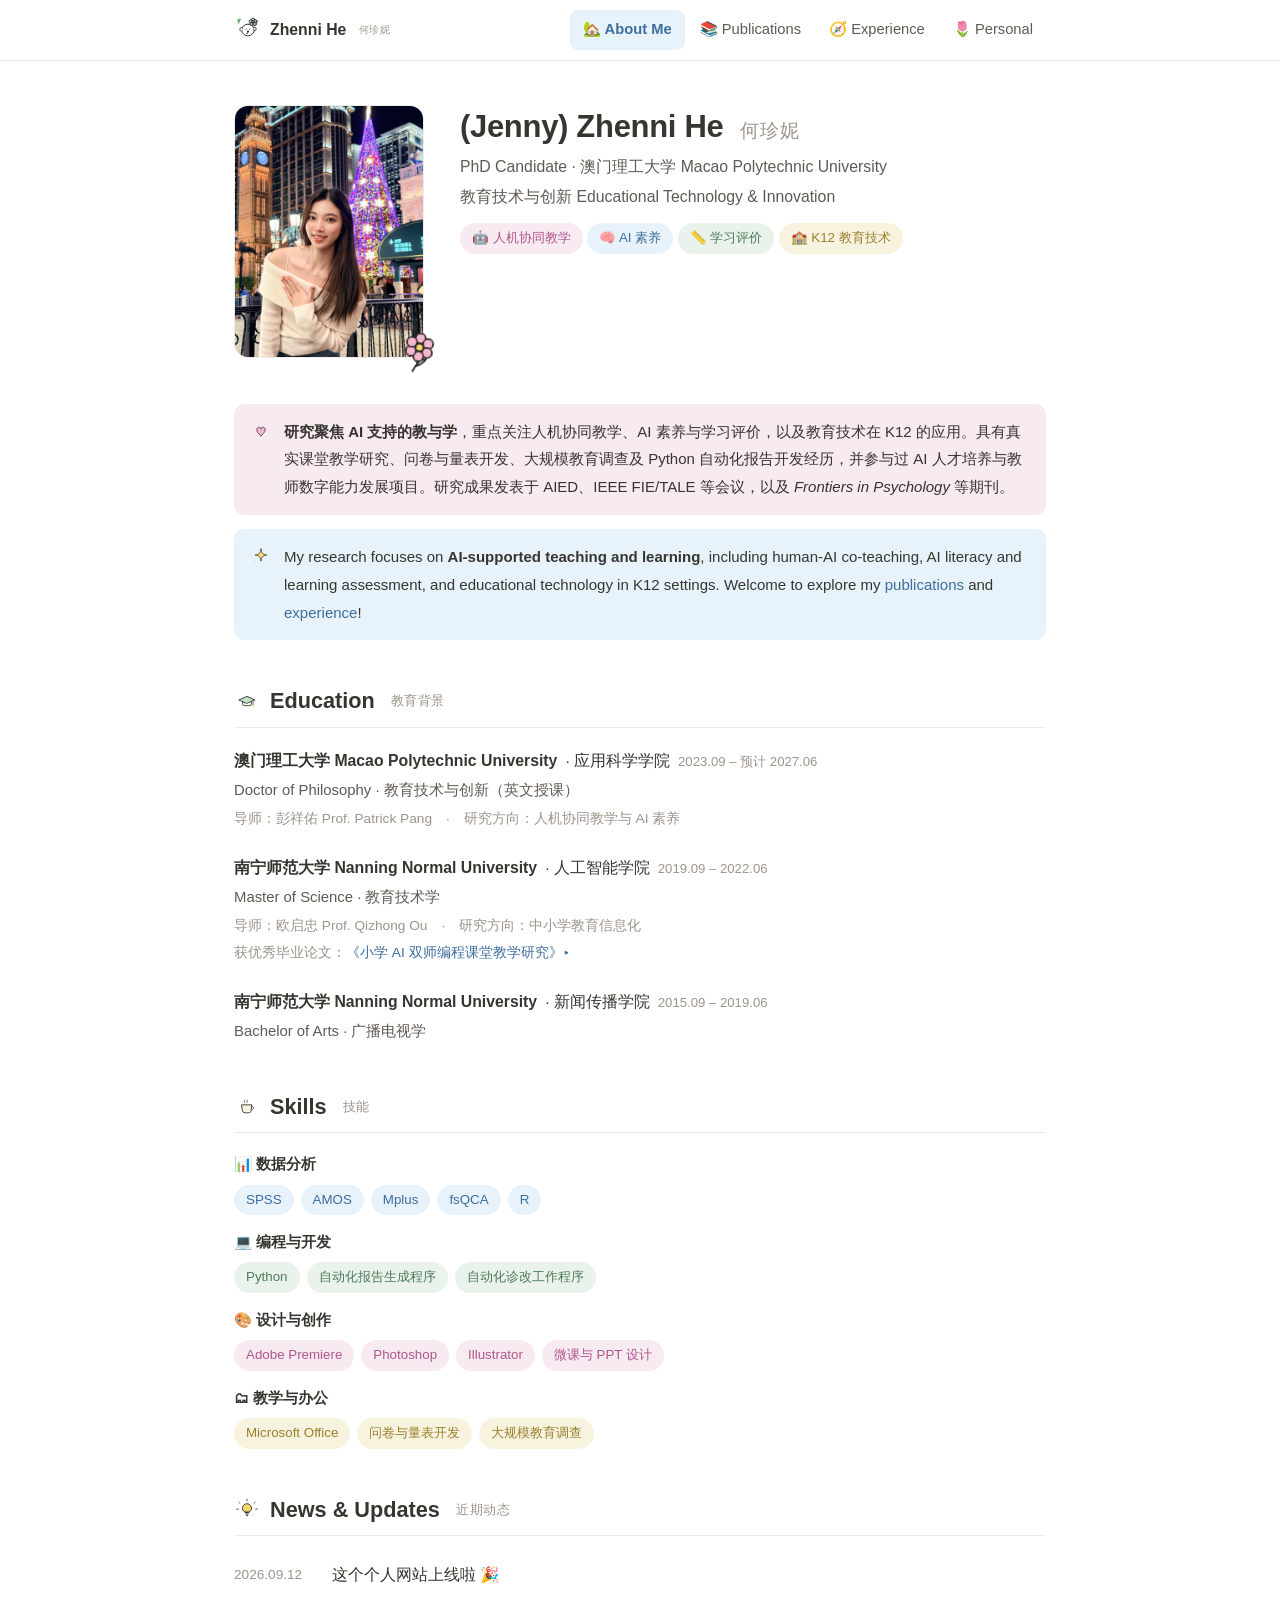
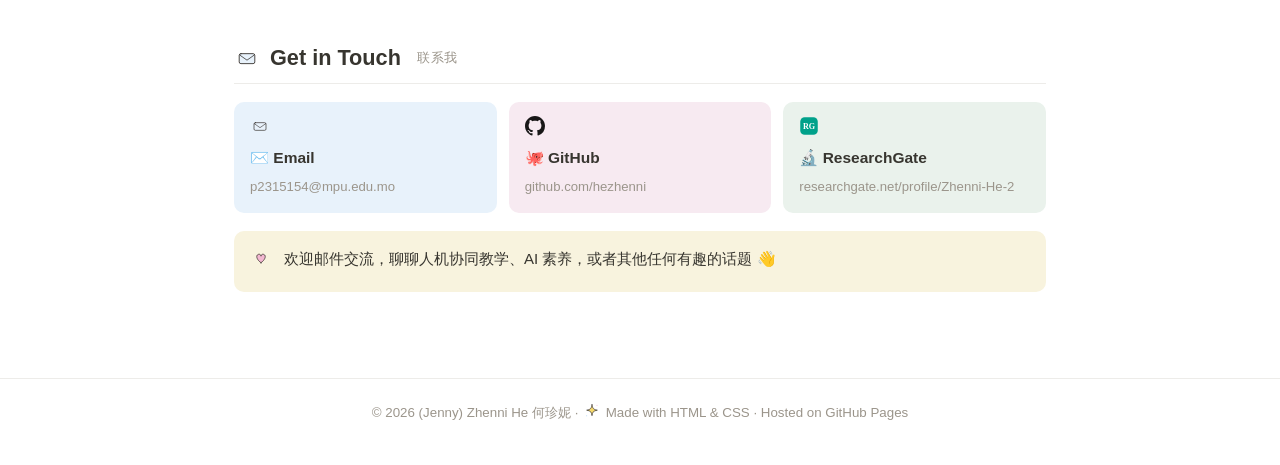
<file: index.html>
<!DOCTYPE html>
<html lang="zh-CN">
<head>
<meta charset="UTF-8">
<meta name="viewport" content="width=device-width, initial-scale=1.0">
<title>(Jenny) Zhenni He 何珍妮 | About Me</title>
<meta name="description" content="个人主页 · (Jenny) Zhenni He — AI支持的教与学 / 人机协同教学 / AI素养">
<link rel="icon" href="images/doodles/sparkle.svg">
<link rel="stylesheet" href="style.css">
<script data-goatcounter="https://jennyoom.goatcounter.com/count"
        async src="//gc.zgo.at/count.js"></script>
</head>
<body>

<nav class="nav">
  <div class="nav-inner">
    <a class="nav-brand" href="index.html">
      <img src="images/doodles/dog-flower.svg" alt="">Zhenni&nbsp;He<span class="cn">何珍妮</span>
    </a>
    <button class="nav-toggle" id="navToggle" aria-label="菜单">☰</button>
    <ul class="nav-menu" id="navMenu">
      <li><a class="active" href="index.html">🏡 About Me</a></li>
      <li><a href="publications.html">📚 Publications</a></li>
      <li><a href="experience.html">🧭 Experience</a></li>
      <li><a href="personal.html">🌷 Personal</a></li>
    </ul>
  </div>
</nav>

<main class="page">

  <!-- ===== HERO ===== -->
  <header class="hero">
    <div class="hero-photo">
      <img class="photo" src="images/profile.jpg" alt="Zhenni He 的照片">
      <img class="doodle-badge" src="images/doodles/flower.svg" alt="">
    </div>

    <div class="hero-info">
      <h1>(Jenny) Zhenni He <span class="cn">何珍妮</span></h1>
      <p class="hero-title">
        PhD Candidate · 澳门理工大学 Macao Polytechnic University<br>
        教育技术与创新 Educational Technology &amp; Innovation
      </p>

      <p class="hero-tags" style="margin-bottom:0">
        <span class="chip pink">🤖 人机协同教学</span>
        <span class="chip blue">🧠 AI 素养</span>
        <span class="chip green">📏 学习评价</span>
        <span class="chip yellow">🏫 K12 教育技术</span>
      </p>
    </div>
  </header>

  <!-- ===== 自我介绍 ===== -->
  <section class="section">
    <div class="callout c-pink">
      <span class="co-icon"><img src="images/doodles/heart.svg" alt=""></span>
      <p><strong>研究聚焦 AI 支持的教与学</strong>，重点关注人机协同教学、AI 素养与学习评价，以及教育技术在 K12 的应用。具有真实课堂教学研究、问卷与量表开发、大规模教育调查及 Python 自动化报告开发经历，并参与过 AI 人才培养与教师数字能力发展项目。研究成果发表于 AIED、IEEE FIE/TALE 等会议，以及 <em>Frontiers in Psychology</em> 等期刊。</p>
    </div>
    <div class="callout c-blue">
      <span class="co-icon"><img src="images/doodles/sparkle.svg" alt=""></span>
      <p>My research focuses on <strong>AI-supported teaching and learning</strong>, including human-AI co-teaching, AI literacy and learning assessment, and educational technology in K12 settings. Welcome to explore my <a href="publications.html">publications</a> and <a href="experience.html">experience</a>!</p>
    </div>
  </section>

  <!-- ===== 教育背景 ===== -->
  <section class="section" id="education">
    <h2 class="section-title"><img src="images/doodles/grad-cap.svg" alt="">Education <span class="cn">教育背景</span></h2>

    <div class="entry">
      <div class="entry-head">
        <strong>澳门理工大学 Macao Polytechnic University</strong> · 应用科学学院
        <span class="entry-date">2023.09 – 预计 2027.06</span>
      </div>
      <p>Doctor of Philosophy · 教育技术与创新（英文授课）<br>
      <span class="muted">导师：彭祥佑 Prof. Patrick Pang　·　研究方向：人机协同教学与 AI 素养</span></p>
    </div>

    <div class="entry">
      <div class="entry-head">
        <strong>南宁师范大学 Nanning Normal University</strong> · 人工智能学院
        <span class="entry-date">2019.09 – 2022.06</span>
      </div>
      <p>Master of Science · 教育技术学<br>
      <span class="muted">导师：欧启忠 Prof. Qizhong Ou　·　研究方向：中小学教育信息化<br>
      获优秀毕业论文：<a href="https://www.bilibili.com/video/BV1Yv4y1X77A/" target="_blank" rel="noopener">《小学 AI 双师编程课堂教学研究》▸</a></span></p>
    </div>

    <div class="entry">
      <div class="entry-head">
        <strong>南宁师范大学 Nanning Normal University</strong> · 新闻传播学院
        <span class="entry-date">2015.09 – 2019.06</span>
      </div>
      <p>Bachelor of Arts · 广播电视学</p>
    </div>
  </section>

  <!-- ===== 技能 ===== -->
  <section class="section" id="skills">
    <h2 class="section-title"><img src="images/doodles/coffee.svg" alt="">Skills <span class="cn">技能</span></h2>

    <div class="skill-group">
      <div class="skill-name">📊 数据分析</div>
      <div class="skill-tags">
        <span class="chip blue">SPSS</span><span class="chip blue">AMOS</span>
        <span class="chip blue">Mplus</span><span class="chip blue">fsQCA</span>
        <span class="chip blue">R</span>
      </div>
    </div>

    <div class="skill-group">
      <div class="skill-name">💻 编程与开发</div>
      <div class="skill-tags">
        <span class="chip green">Python</span>
        <span class="chip green">自动化报告生成程序</span>
        <span class="chip green">自动化诊改工作程序</span>
      </div>
    </div>

    <div class="skill-group">
      <div class="skill-name">🎨 设计与创作</div>
      <div class="skill-tags">
        <span class="chip pink">Adobe Premiere</span><span class="chip pink">Photoshop</span>
        <span class="chip pink">Illustrator</span><span class="chip pink">微课与 PPT 设计</span>
      </div>
    </div>

    <div class="skill-group">
      <div class="skill-name">🗂 教学与办公</div>
      <div class="skill-tags">
        <span class="chip yellow">Microsoft Office</span>
        <span class="chip yellow">问卷与量表开发</span>
        <span class="chip yellow">大规模教育调查</span>
      </div>
    </div>
  </section>

  <!-- ===== 近期动态 ===== -->
  <section class="section" id="news">
    <h2 class="section-title"><img src="images/doodles/lightbulb.svg" alt="">News &amp; Updates <span class="cn">近期动态</span></h2>

    <ul class="timeline">
      <li><span class="date">2026.09.12</span><span>这个个人网站上线啦 🎉</span></li>
    </ul>
  </section>

  <!-- ===== 联系方式 ===== -->
  <section class="section" id="contact">
    <h2 class="section-title"><img src="images/doodles/mail.svg" alt="">Get in Touch <span class="cn">联系我</span></h2>

    <div class="social">
      <a class="social-card c-blue" href="mailto:p2315154@mpu.edu.mo">
        <img src="images/doodles/mail.svg" alt="">✉️ Email<span class="muted">p2315154@mpu.edu.mo</span>
      </a>
      <a class="social-card c-pink" href="https://github.com/hezhenni" target="_blank" rel="noopener">
        <img src="images/doodles/github.svg" alt="">🐙 GitHub<span class="muted">github.com/hezhenni</span>
      </a>
      <a class="social-card c-green" href="https://www.researchgate.net/profile/Zhenni-He-2" target="_blank" rel="noopener">
        <img src="images/doodles/researchgate.svg" alt="">🔬 ResearchGate<span class="muted">researchgate.net/profile/Zhenni-He-2</span>
      </a>
    </div>

    <div class="callout c-yellow" style="margin-top:18px">
      <span class="co-icon"><img src="images/doodles/heart.svg" alt=""></span>
      <p>欢迎邮件交流，聊聊人机协同教学、AI 素养，或者其他任何有趣的话题 👋</p>
    </div>
  </section>

</main>

<!-- 主页两侧空白装饰（仅宽屏显示，窄屏自动隐藏，不挡内容） -->
<div class="side-deco side-left" aria-hidden="true">
  <div class="side-pattern"></div>
  <img class="side-girl" src="images/doodles/girl.svg" alt="">
</div>
<div class="side-deco side-right" aria-hidden="true">
  <div class="side-pattern"></div>
  <img class="side-doodle d1" src="images/doodles/cat.svg" alt="">
  <img class="side-doodle d2" src="images/doodles/mail.svg" alt="">
  <img class="side-doodle d3" src="images/doodles/heart.svg" alt="">
</div>

<footer class="footer">
  <p>© 2026 (Jenny) Zhenni He 何珍妮 ·
     <img src="images/doodles/sparkle.svg" alt=""> Made with HTML &amp; CSS · Hosted on GitHub Pages</p>
</footer>

<script src="main.js"></script>
</body>
</html>
</file>
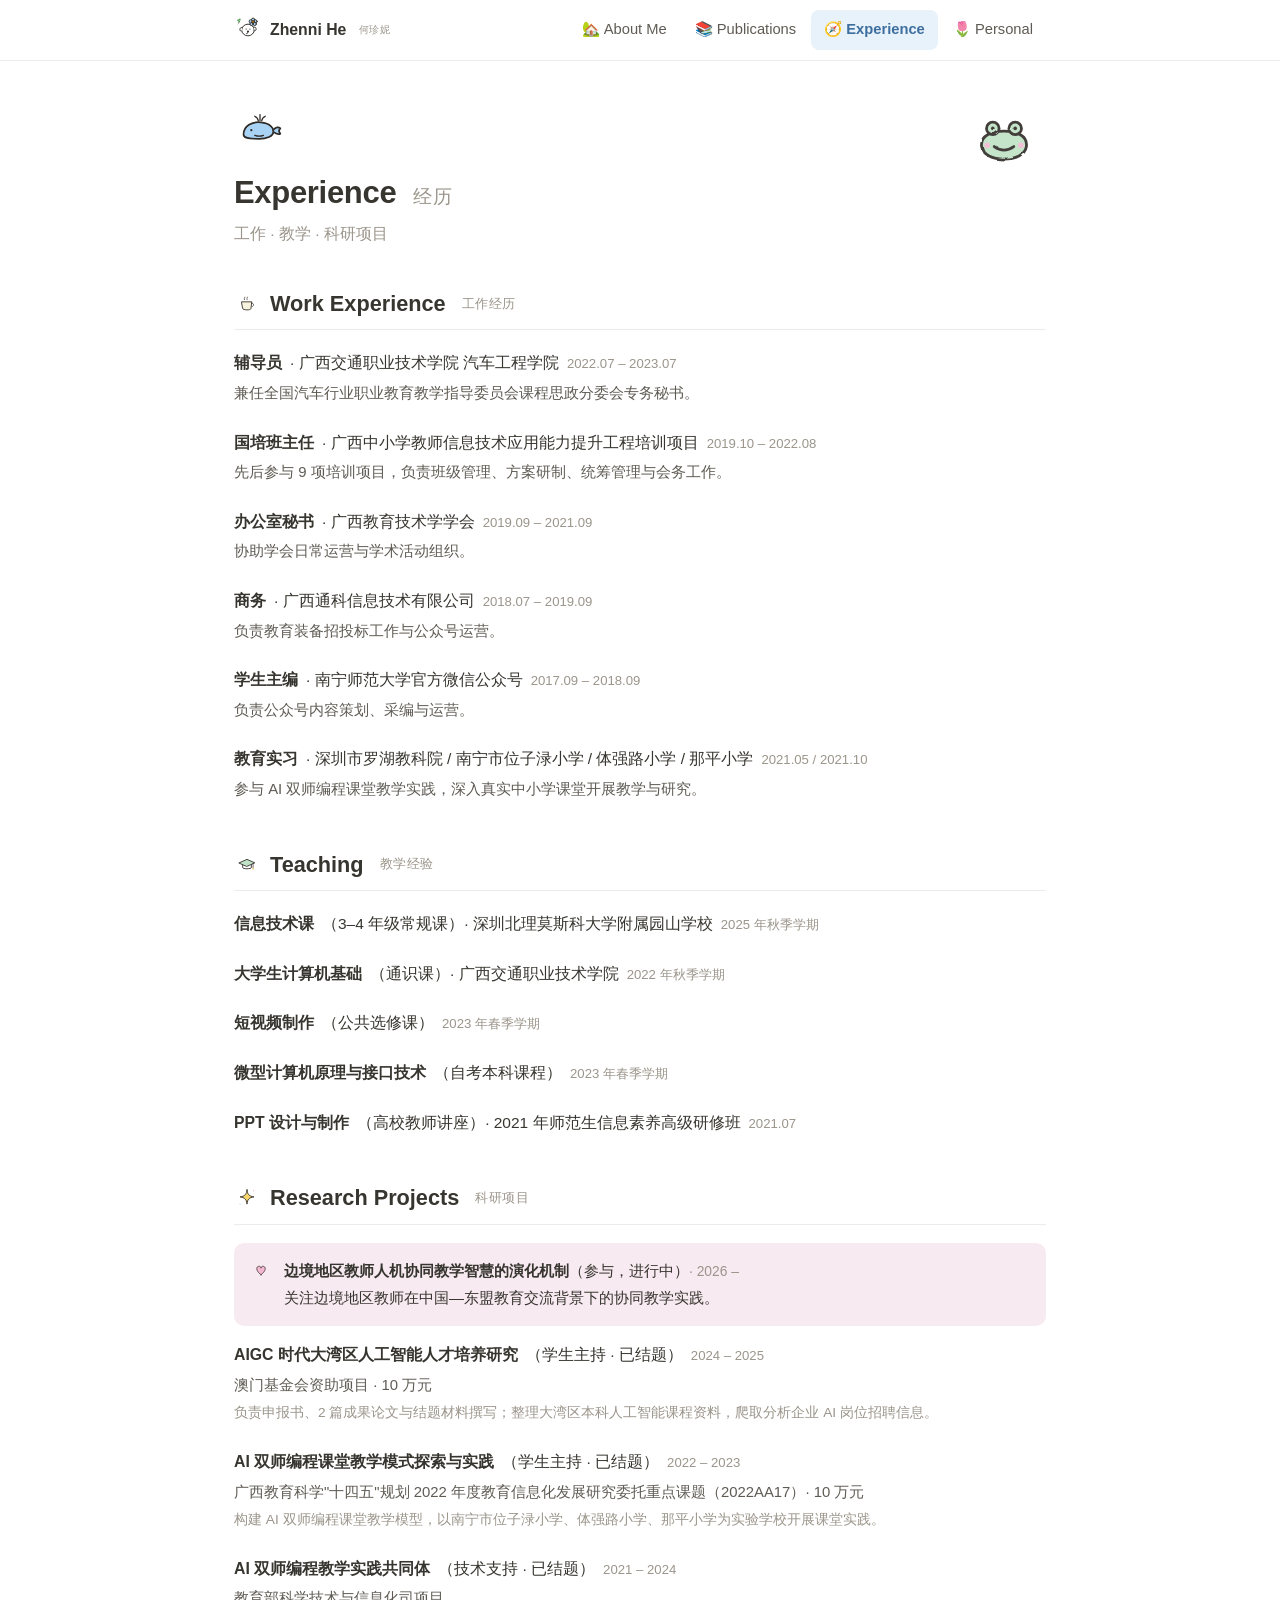
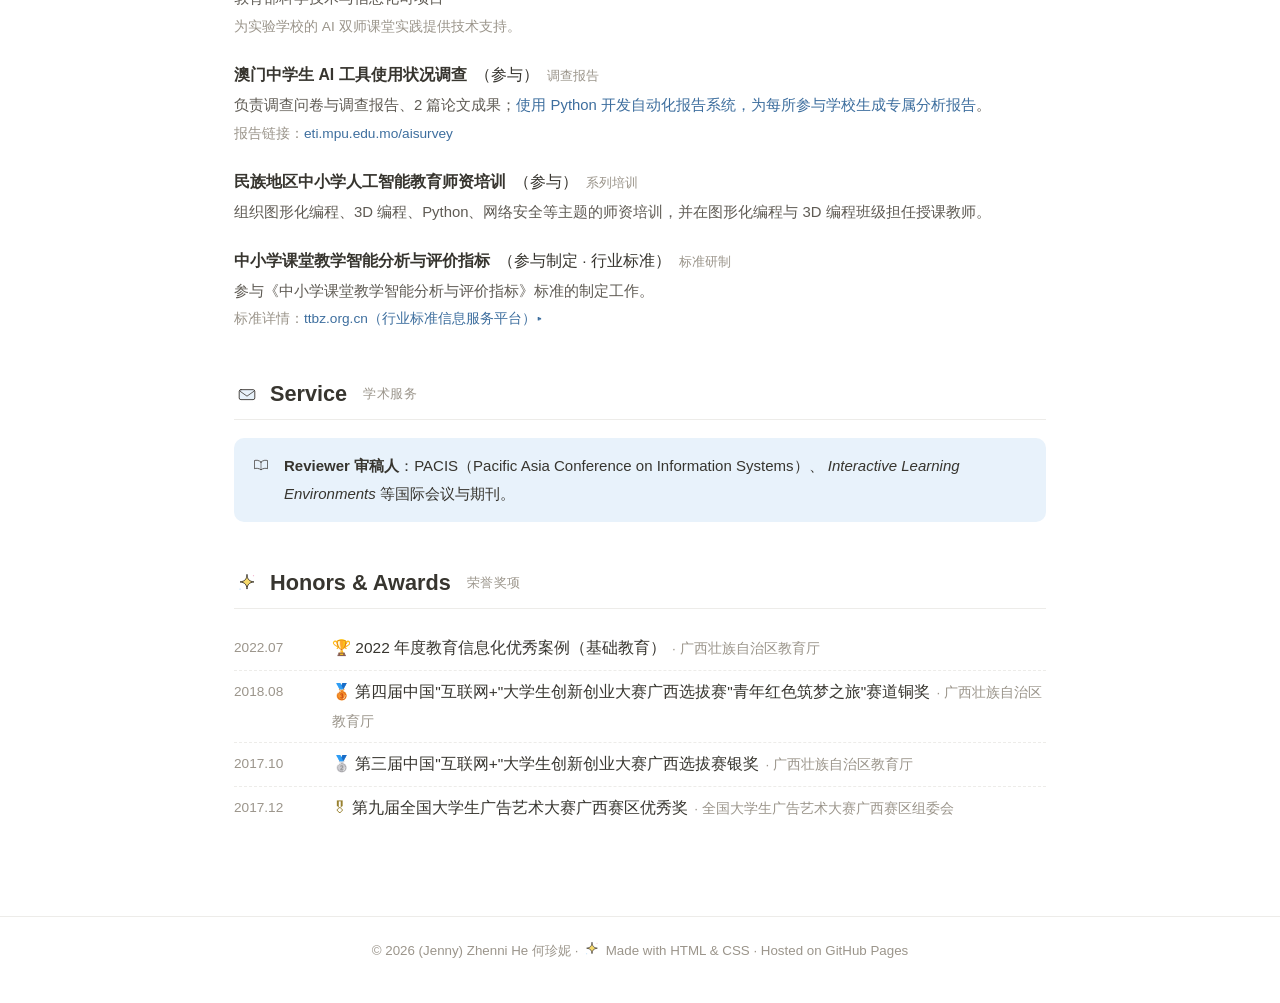
<file: experience.html>
<!DOCTYPE html>
<html lang="zh-CN">
<head>
<meta charset="UTF-8">
<meta name="viewport" content="width=device-width, initial-scale=1.0">
<title>(Jenny) Zhenni He 何珍妮 | Experience</title>
<meta name="description" content="经历 · (Jenny) Zhenni He — 工作经历、教学经验与科研项目">
<link rel="icon" href="images/doodles/sparkle.svg">
<link rel="stylesheet" href="style.css">
<script data-goatcounter="https://jennyoom.goatcounter.com/count"
        async src="//gc.zgo.at/count.js"></script>
</head>
<body>

<nav class="nav">
  <div class="nav-inner">
    <a class="nav-brand" href="index.html">
      <img src="images/doodles/dog-flower.svg" alt="">Zhenni&nbsp;He<span class="cn">何珍妮</span>
    </a>
    <button class="nav-toggle" id="navToggle" aria-label="菜单">☰</button>
    <ul class="nav-menu" id="navMenu">
      <li><a href="index.html">🏡 About Me</a></li>
      <li><a href="publications.html">📚 Publications</a></li>
      <li><a class="active" href="experience.html">🧭 Experience</a></li>
      <li><a href="personal.html">🌷 Personal</a></li>
    </ul>
  </div>
</nav>

<main class="page">

  <header class="page-header">
    <div class="page-icon"><img src="images/doodles/whale.svg" alt=""></div>
    <h1>Experience <span class="cn">经历</span></h1>
    <p class="page-sub">工作 · 教学 · 科研项目</p>
    <img class="doodle-float" src="images/doodles/frog.svg" alt="">
  </header>

  <!-- ===== 工作经历 ===== -->
  <section class="section" id="work">
    <h2 class="section-title"><img src="images/doodles/coffee.svg" alt="">Work Experience <span class="cn">工作经历</span></h2>

    <div class="entry">
      <div class="entry-head">
        <strong>辅导员</strong> · 广西交通职业技术学院 汽车工程学院
        <span class="entry-date">2022.07 – 2023.07</span>
      </div>
      <p>兼任全国汽车行业职业教育教学指导委员会课程思政分委会专务秘书。</p>
    </div>

    <div class="entry">
      <div class="entry-head">
        <strong>国培班主任</strong> · 广西中小学教师信息技术应用能力提升工程培训项目
        <span class="entry-date">2019.10 – 2022.08</span>
      </div>
      <p>先后参与 9 项培训项目，负责班级管理、方案研制、统筹管理与会务工作。</p>
    </div>

    <div class="entry">
      <div class="entry-head">
        <strong>办公室秘书</strong> · 广西教育技术学学会
        <span class="entry-date">2019.09 – 2021.09</span>
      </div>
      <p>协助学会日常运营与学术活动组织。</p>
    </div>

    <div class="entry">
      <div class="entry-head">
        <strong>商务</strong> · 广西通科信息技术有限公司
        <span class="entry-date">2018.07 – 2019.09</span>
      </div>
      <p>负责教育装备招投标工作与公众号运营。</p>
    </div>

    <div class="entry">
      <div class="entry-head">
        <strong>学生主编</strong> · 南宁师范大学官方微信公众号
        <span class="entry-date">2017.09 – 2018.09</span>
      </div>
      <p>负责公众号内容策划、采编与运营。</p>
    </div>

    <div class="entry">
      <div class="entry-head">
        <strong>教育实习</strong> · 深圳市罗湖教科院 / 南宁市位子渌小学 / 体强路小学 / 那平小学
        <span class="entry-date">2021.05 / 2021.10</span>
      </div>
      <p>参与 AI 双师编程课堂教学实践，深入真实中小学课堂开展教学与研究。</p>
    </div>
  </section>

  <!-- ===== 教学经验 ===== -->
  <section class="section" id="teaching">
    <h2 class="section-title"><img src="images/doodles/grad-cap.svg" alt="">Teaching <span class="cn">教学经验</span></h2>

    <div class="entry">
      <div class="entry-head">
        <strong>信息技术课</strong>（3–4 年级常规课）· 深圳北理莫斯科大学附属园山学校
        <span class="entry-date">2025 年秋季学期</span>
      </div>
    </div>

    <div class="entry">
      <div class="entry-head">
        <strong>大学生计算机基础</strong>（通识课）· 广西交通职业技术学院
        <span class="entry-date">2022 年秋季学期</span>
      </div>
    </div>

    <div class="entry">
      <div class="entry-head">
        <strong>短视频制作</strong>（公共选修课）
        <span class="entry-date">2023 年春季学期</span>
      </div>
    </div>

    <div class="entry">
      <div class="entry-head">
        <strong>微型计算机原理与接口技术</strong>（自考本科课程）
        <span class="entry-date">2023 年春季学期</span>
      </div>
    </div>

    <div class="entry">
      <div class="entry-head">
        <strong>PPT 设计与制作</strong>（高校教师讲座）· 2021 年师范生信息素养高级研修班
        <span class="entry-date">2021.07</span>
      </div>
    </div>
  </section>

  <!-- ===== 科研项目 ===== -->
  <section class="section" id="projects">
    <h2 class="section-title"><img src="images/doodles/sparkle.svg" alt="">Research Projects <span class="cn">科研项目</span></h2>

    <div class="callout c-pink">
      <span class="co-icon"><img src="images/doodles/heart.svg" alt=""></span>
      <p><strong>边境地区教师人机协同教学智慧的演化机制</strong>（参与，进行中）<span class="muted">· 2026 –</span><br>关注边境地区教师在中国—东盟教育交流背景下的协同教学实践。</p>
    </div>

    <div class="entry">
      <div class="entry-head">
        <strong>AIGC 时代大湾区人工智能人才培养研究</strong>（学生主持 · 已结题）
        <span class="entry-date">2024 – 2025</span>
      </div>
      <p>澳门基金会资助项目 · 10 万元<br>
      <span class="muted">负责申报书、2 篇成果论文与结题材料撰写；整理大湾区本科人工智能课程资料，爬取分析企业 AI 岗位招聘信息。</span></p>
    </div>

    <div class="entry">
      <div class="entry-head">
        <strong>AI 双师编程课堂教学模式探索与实践</strong>（学生主持 · 已结题）
        <span class="entry-date">2022 – 2023</span>
      </div>
      <p>广西教育科学"十四五"规划 2022 年度教育信息化发展研究委托重点课题（2022AA17）· 10 万元<br>
      <span class="muted">构建 AI 双师编程课堂教学模型，以南宁市位子渌小学、体强路小学、那平小学为实验学校开展课堂实践。</span></p>
    </div>

    <div class="entry">
      <div class="entry-head">
        <strong>AI 双师编程教学实践共同体</strong>（技术支持 · 已结题）
        <span class="entry-date">2021 – 2024</span>
      </div>
      <p>教育部科学技术与信息化司项目<br>
      <span class="muted">为实验学校的 AI 双师课堂实践提供技术支持。</span></p>
    </div>

    <div class="entry">
      <div class="entry-head">
        <strong>澳门中学生 AI 工具使用状况调查</strong>（参与）
        <span class="entry-date">调查报告</span>
      </div>
      <p>负责调查问卷与调查报告、2 篇论文成果；<span style="color:var(--blue-deep)">使用 Python 开发自动化报告系统，为每所参与学校生成专属分析报告</span>。<br>
      <span class="muted">报告链接：<a href="http://eti.mpu.edu.mo/aisurvey/">eti.mpu.edu.mo/aisurvey</a></span></p>
    </div>

    <div class="entry">
      <div class="entry-head">
        <strong>民族地区中小学人工智能教育师资培训</strong>（参与）
        <span class="entry-date">系列培训</span>
      </div>
      <p>组织图形化编程、3D 编程、Python、网络安全等主题的师资培训，并在图形化编程与 3D 编程班级担任授课教师。</p>
    </div>

    <div class="entry">
      <div class="entry-head">
        <strong>中小学课堂教学智能分析与评价指标</strong>（参与制定 · 行业标准）
        <span class="entry-date">标准研制</span>
      </div>
      <p>参与《中小学课堂教学智能分析与评价指标》标准的制定工作。<br>
      <span class="muted">标准详情：<a href="https://www.ttbz.org.cn/standardDetail/9c5f4e63bbcf4ee3af130f8e4fd01a07.html" target="_blank" rel="noopener">ttbz.org.cn（行业标准信息服务平台）▸</a></span></p>
    </div>
  </section>

  <!-- ===== 学术服务 ===== -->
  <section class="section" id="service">
    <h2 class="section-title"><img src="images/doodles/mail.svg" alt="">Service <span class="cn">学术服务</span></h2>

    <div class="callout c-blue">
      <span class="co-icon"><img src="images/doodles/book.svg" alt=""></span>
      <p><strong>Reviewer 审稿人</strong>：PACIS（Pacific Asia Conference on Information Systems）、
      <em>Interactive Learning Environments</em> 等国际会议与期刊。</p>
    </div>
  </section>

  <!-- ===== 荣誉奖项 ===== -->
  <section class="section" id="awards">
    <h2 class="section-title"><img src="images/doodles/sparkle.svg" alt="">Honors &amp; Awards <span class="cn">荣誉奖项</span></h2>

    <ul class="timeline">
      <li><span class="date">2022.07</span><span><span class="award">🏆</span> 2022 年度教育信息化优秀案例（基础教育）<span class="loc">· 广西壮族自治区教育厅</span></span></li>
      <li><span class="date">2018.08</span><span><span class="award">🥉</span> 第四届中国"互联网+"大学生创新创业大赛广西选拔赛"青年红色筑梦之旅"赛道铜奖<span class="loc">· 广西壮族自治区教育厅</span></span></li>
      <li><span class="date">2017.10</span><span><span class="award">🥈</span> 第三届中国"互联网+"大学生创新创业大赛广西选拔赛银奖<span class="loc">· 广西壮族自治区教育厅</span></span></li>
      <li><span class="date">2017.12</span><span><span class="award">🎖</span> 第九届全国大学生广告艺术大赛广西赛区优秀奖<span class="loc">· 全国大学生广告艺术大赛广西赛区组委会</span></span></li>
    </ul>
  </section>

</main>

<footer class="footer">
  <p>© 2026 (Jenny) Zhenni He 何珍妮 ·
     <img src="images/doodles/sparkle.svg" alt=""> Made with HTML &amp; CSS · Hosted on GitHub Pages</p>
</footer>

<script src="main.js"></script>
</body>
</html>
</file>
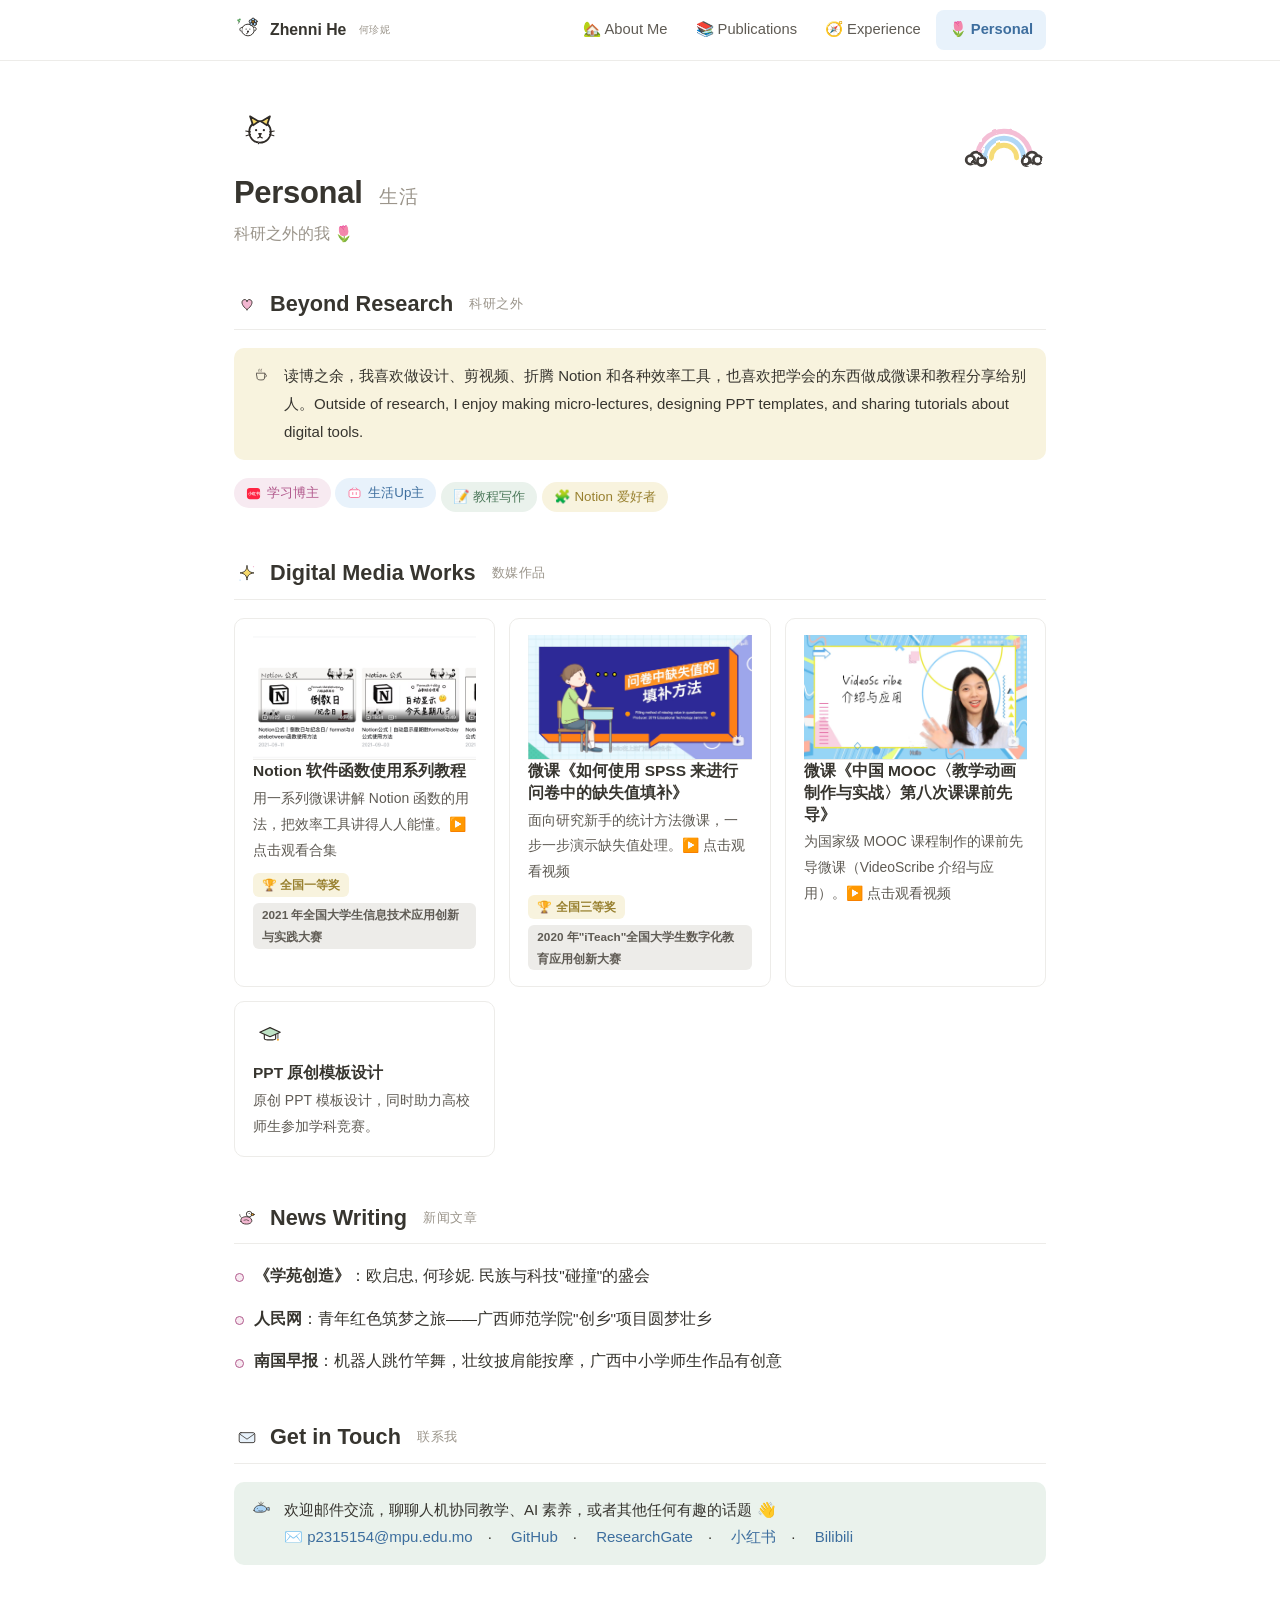
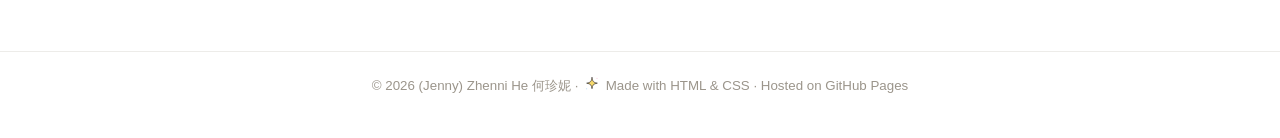
<file: personal.html>
<!DOCTYPE html>
<html lang="zh-CN">
<head>
<meta charset="UTF-8">
<meta name="viewport" content="width=device-width, initial-scale=1.0">
<title>(Jenny) Zhenni He 何珍妮 | Personal</title>
<meta name="description" content="生活 · (Jenny) Zhenni He — 数媒作品、兴趣与联系方式">
<link rel="icon" href="images/doodles/sparkle.svg">
<link rel="stylesheet" href="style.css">
<script data-goatcounter="https://jennyoom.goatcounter.com/count"
        async src="//gc.zgo.at/count.js"></script>
</head>
<body>

<nav class="nav">
  <div class="nav-inner">
    <a class="nav-brand" href="index.html">
      <img src="images/doodles/dog-flower.svg" alt="">Zhenni&nbsp;He<span class="cn">何珍妮</span>
    </a>
    <button class="nav-toggle" id="navToggle" aria-label="菜单">☰</button>
    <ul class="nav-menu" id="navMenu">
      <li><a href="index.html">🏡 About Me</a></li>
      <li><a href="publications.html">📚 Publications</a></li>
      <li><a href="experience.html">🧭 Experience</a></li>
      <li><a class="active" href="personal.html">🌷 Personal</a></li>
    </ul>
  </div>
</nav>

<main class="page">

  <header class="page-header">
    <div class="page-icon"><img src="images/doodles/cat.svg" alt=""></div>
    <h1>Personal <span class="cn">生活</span></h1>
    <p class="page-sub">科研之外的我 🌷</p>
    <img class="doodle-float" src="images/doodles/rainbow.svg" alt="">
  </header>

  <!-- ===== 关于生活 ===== -->
  <section class="section" id="about">
    <h2 class="section-title"><img src="images/doodles/heart.svg" alt="">Beyond Research <span class="cn">科研之外</span></h2>

    <div class="callout c-yellow">
      <span class="co-icon"><img src="images/doodles/coffee.svg" alt=""></span>
      <p>读博之余，我喜欢做设计、剪视频、折腾 Notion 和各种效率工具，也喜欢把学会的东西做成微课和教程分享给别人。Outside of research, I enjoy making micro-lectures, designing PPT templates, and sharing tutorials about digital tools.</p>
    </div>

    <p style="margin-top:18px">
      <a class="chip pink" href="https://www.xiaohongshu.com/user/profile/5997af7b82ec397c808fbe34" target="_blank" rel="noopener">
        <img class="chip-icon" src="images/doodles/xiaohongshu.svg" alt="">学习博主
      </a>
      <a class="chip blue" href="https://space.bilibili.com/108394625" target="_blank" rel="noopener">
        <img class="chip-icon" src="images/doodles/bilibili.svg" alt="">生活Up主
      </a>
      <span class="chip green">📝 教程写作</span>
      <span class="chip yellow">🧩 Notion 爱好者</span>
    </p>
  </section>

  <!-- ===== 数媒作品 ===== -->
  <section class="section" id="works">
    <h2 class="section-title"><img src="images/doodles/sparkle.svg" alt="">Digital Media Works <span class="cn">数媒作品</span></h2>

    <div class="grid">
      <a class="card card-link" href="https://space.bilibili.com/108394625/lists/268115?type=series" target="_blank" rel="noopener">
        <img class="card-cover" src="images/work-notion.png" alt="Notion 公式系列微课封面">
        <div class="card-body">
          <h3>Notion 软件函数使用系列教程</h3>
          <p>用一系列微课讲解 Notion 函数的用法，把效率工具讲得人人能懂。▶️ 点击观看合集</p>
          <div class="card-badges">
            <span class="badge yellow">🏆 全国一等奖</span>
            <span class="badge">2021 年全国大学生信息技术应用创新与实践大赛</span>
          </div>
        </div>
      </a>

      <a class="card card-link" href="https://www.bilibili.com/video/BV1HZ4y1574q/" target="_blank" rel="noopener">
        <img class="card-cover" src="images/work-spss.jpg" alt="SPSS 缺失值填补微课封面">
        <div class="card-body">
          <h3>微课《如何使用 SPSS 来进行问卷中的缺失值填补》</h3>
          <p>面向研究新手的统计方法微课，一步一步演示缺失值处理。▶️ 点击观看视频</p>
          <div class="card-badges">
            <span class="badge yellow">🏆 全国三等奖</span>
            <span class="badge">2020 年"iTeach"全国大学生数字化教育应用创新大赛</span>
          </div>
        </div>
      </a>

      <a class="card card-link" href="https://www.bilibili.com/video/BV1Jb4y1D7Lt/" target="_blank" rel="noopener">
        <img class="card-cover" src="images/work-videoscribe.jpg" alt="VideoScribe 介绍与应用微课封面">
        <div class="card-body">
          <h3>微课《中国 MOOC〈教学动画制作与实战〉第八次课课前先导》</h3>
          <p>为国家级 MOOC 课程制作的课前先导微课（VideoScribe 介绍与应用）。▶️ 点击观看视频</p>
        </div>
      </a>

      <article class="card">
        <div class="card-body">
          <div class="card-icon"><img src="images/doodles/grad-cap.svg" alt=""></div>
          <h3>PPT 原创模板设计</h3>
          <p>原创 PPT 模板设计，同时助力高校师生参加学科竞赛。</p>
        </div>
      </article>
    </div>
  </section>

  <!-- ===== 新闻与写作 ===== -->
  <section class="section" id="writing">
    <h2 class="section-title"><img src="images/doodles/duck.svg" alt="">News Writing <span class="cn">新闻文章</span></h2>

    <ul class="list">
      <li><strong>《学苑创造》</strong>：欧启忠, 何珍妮. 民族与科技"碰撞"的盛会</li>
      <li><strong>人民网</strong>：青年红色筑梦之旅——广西师范学院"创乡"项目圆梦壮乡</li>
      <li><strong>南国早报</strong>：机器人跳竹竿舞，壮纹披肩能按摩，广西中小学师生作品有创意</li>
    </ul>
  </section>

  <!-- ===== 联系方式 ===== -->
  <section class="section" id="contact">
    <h2 class="section-title"><img src="images/doodles/mail.svg" alt="">Get in Touch <span class="cn">联系我</span></h2>

    <div class="callout c-green">
      <span class="co-icon"><img src="images/doodles/whale.svg" alt=""></span>
      <p>欢迎邮件交流，聊聊人机协同教学、AI 素养，或者其他任何有趣的话题 👋<br>
      ✉️ <a href="mailto:p2315154@mpu.edu.mo">p2315154@mpu.edu.mo</a>　·　
      <a href="https://github.com/hezhenni" target="_blank" rel="noopener">GitHub</a>　·　
      <a href="https://www.researchgate.net/profile/Zhenni-He-2" target="_blank" rel="noopener">ResearchGate</a>　·　
      <a href="https://www.xiaohongshu.com/user/profile/5997af7b82ec397c808fbe34" target="_blank" rel="noopener">小红书</a>　·　
      <a href="https://space.bilibili.com/108394625" target="_blank" rel="noopener">Bilibili</a></p>
    </div>
  </section>

</main>

<footer class="footer">
  <p>© 2026 (Jenny) Zhenni He 何珍妮 ·
     <img src="images/doodles/sparkle.svg" alt=""> Made with HTML &amp; CSS · Hosted on GitHub Pages</p>
</footer>

<script src="main.js"></script>
</body>
</html>
</file>
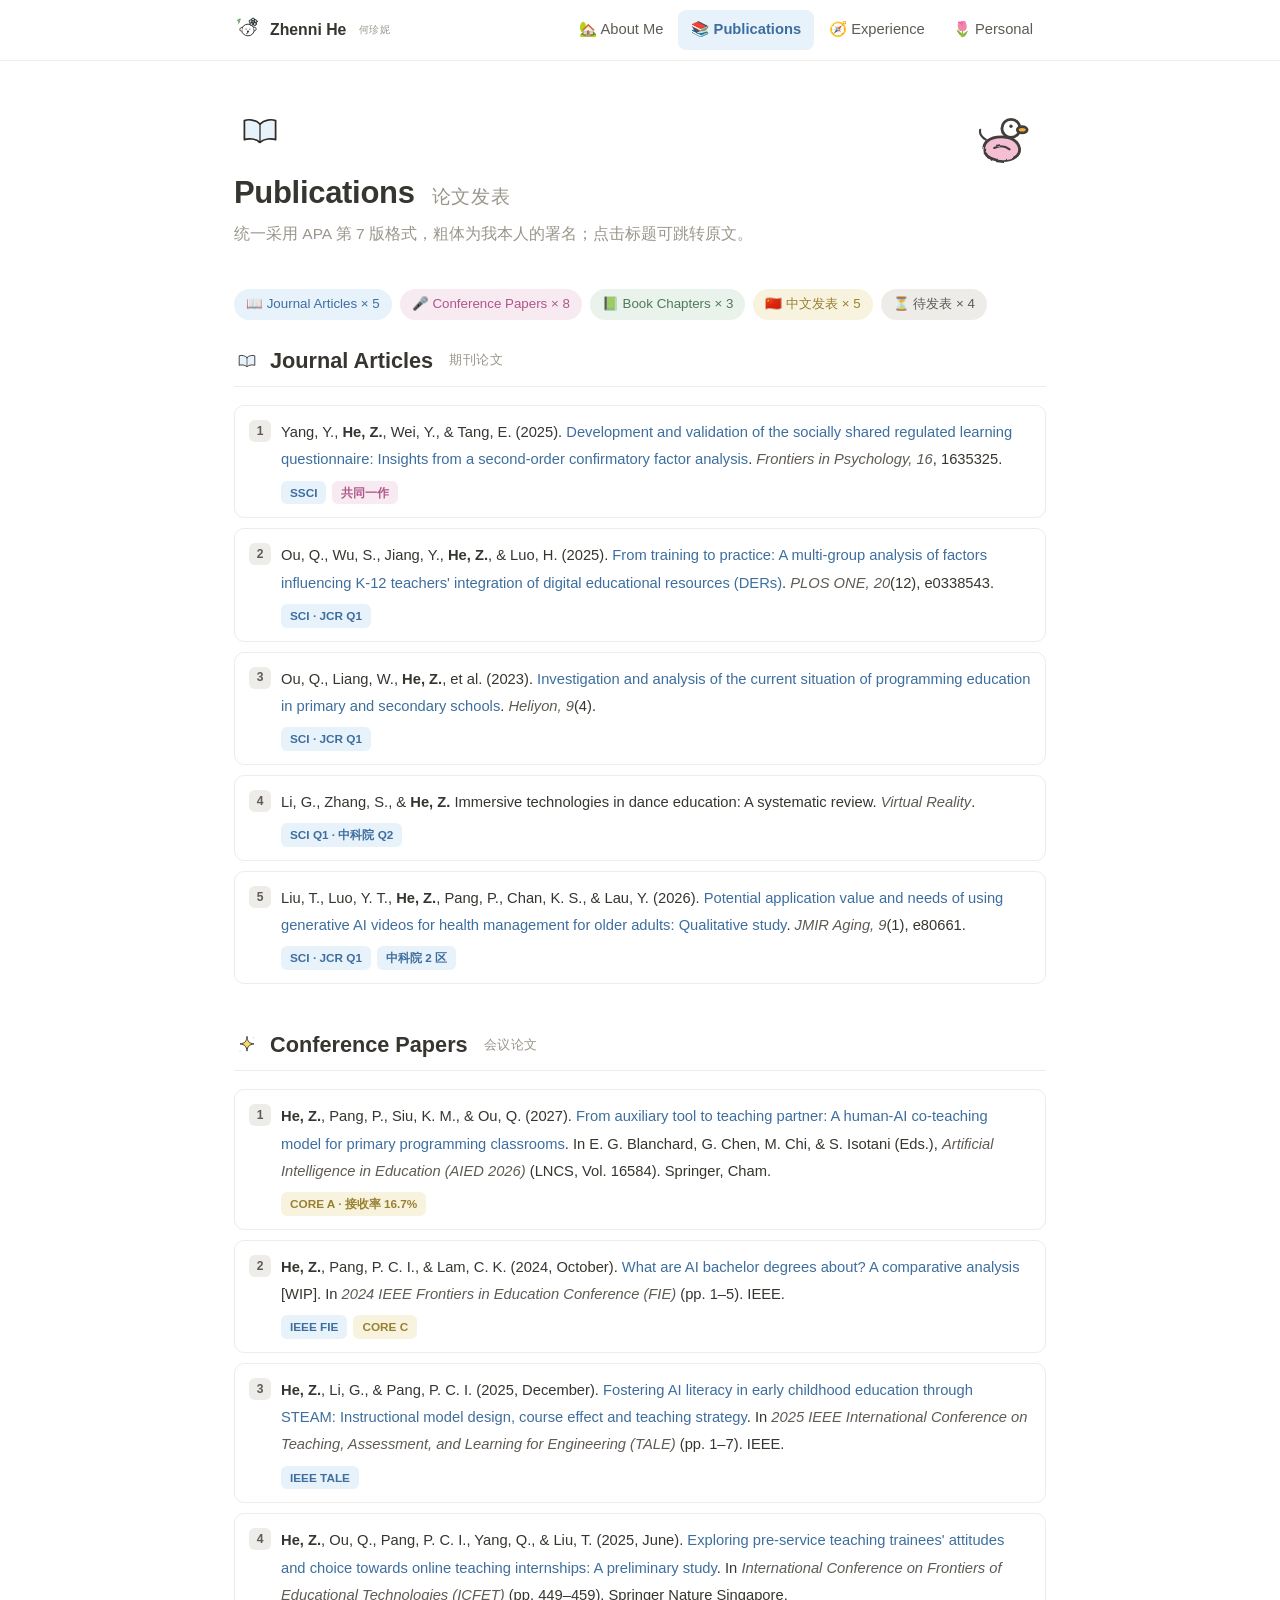
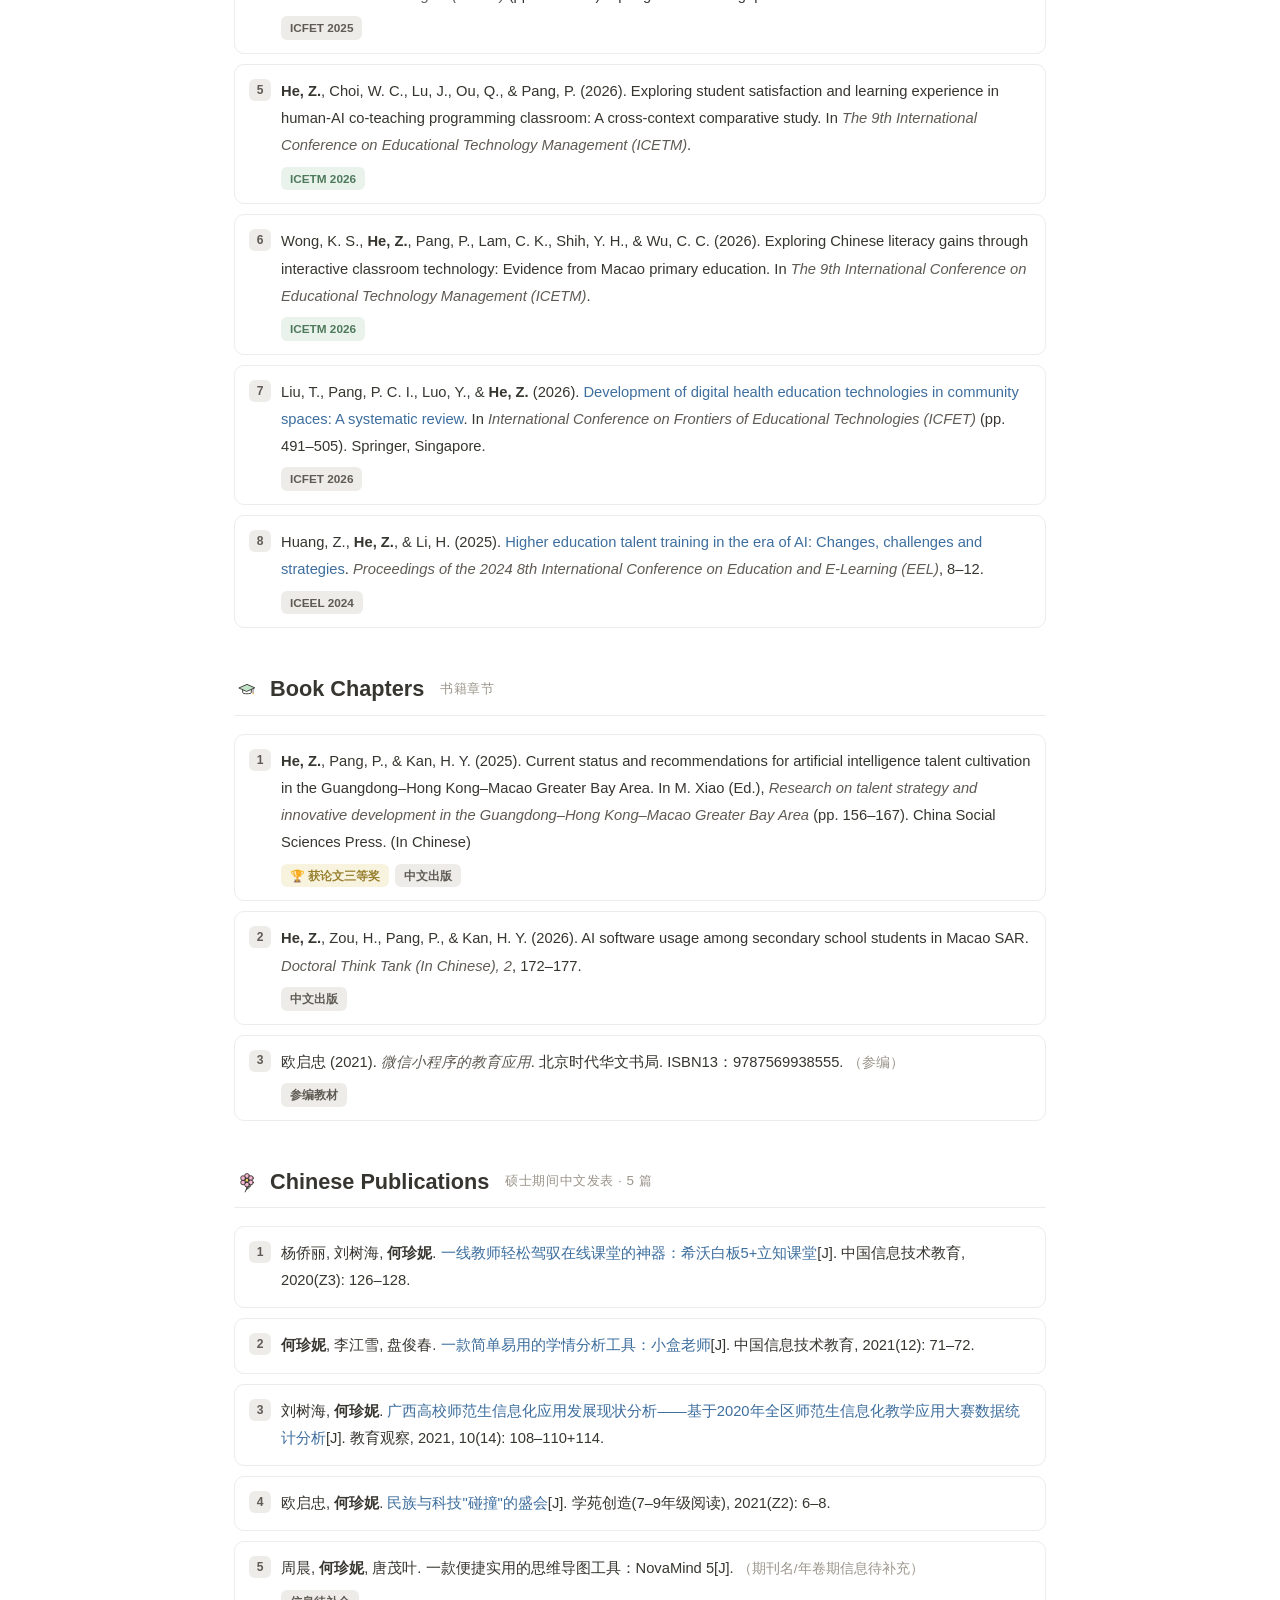
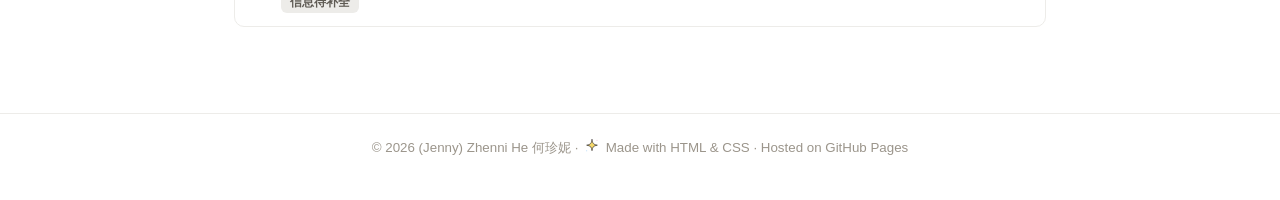
<file: publications.html>
<!DOCTYPE html>
<html lang="zh-CN">
<head>
<meta charset="UTF-8">
<meta name="viewport" content="width=device-width, initial-scale=1.0">
<title>(Jenny) Zhenni He 何珍妮 | Publications</title>
<meta name="description" content="论文发表 · (Jenny) Zhenni He — 期刊论文、会议论文、书籍章节与中文发表">
<link rel="icon" href="images/doodles/sparkle.svg">
<link rel="stylesheet" href="style.css">
<script data-goatcounter="https://jennyoom.goatcounter.com/count"
        async src="//gc.zgo.at/count.js"></script>
</head>
<body>

<nav class="nav">
  <div class="nav-inner">
    <a class="nav-brand" href="index.html">
      <img src="images/doodles/dog-flower.svg" alt="">Zhenni&nbsp;He<span class="cn">何珍妮</span>
    </a>
    <button class="nav-toggle" id="navToggle" aria-label="菜单">☰</button>
    <ul class="nav-menu" id="navMenu">
      <li><a href="index.html">🏡 About Me</a></li>
      <li><a class="active" href="publications.html">📚 Publications</a></li>
      <li><a href="experience.html">🧭 Experience</a></li>
      <li><a href="personal.html">🌷 Personal</a></li>
    </ul>
  </div>
</nav>

<main class="page">

  <header class="page-header">
    <div class="page-icon"><img src="images/doodles/book.svg" alt=""></div>
    <h1>Publications <span class="cn">论文发表</span></h1>
    <p class="page-sub">统一采用 APA 第 7 版格式，粗体为我本人的署名；点击标题可跳转原文。</p>
    <img class="doodle-float" src="images/doodles/duck.svg" alt="">
  </header>

  <!-- 数量概览 -->
  <div class="pub-count">
    <span class="chip blue">📖 Journal Articles × 5</span>
    <span class="chip pink">🎤 Conference Papers × 8</span>
    <span class="chip green">📗 Book Chapters × 3</span>
    <span class="chip yellow">🇨🇳 中文发表 × 5</span>
    <span class="chip">⏳ 待发表 × 4</span>
  </div>

  <!-- ============ 期刊论文 ============ -->
  <section class="section" id="journals">
    <h2 class="section-title"><img src="images/doodles/book.svg" alt="">Journal Articles <span class="cn">期刊论文</span></h2>

    <ol class="pub-list">
      <li class="pub-item">
        <p class="pub-text">Yang, Y., <span class="me">He, Z.</span>, Wei, Y., &amp; Tang, E. (2025). <a href="https://doi.org/10.3389/fpsyg.2025.1635325" target="_blank" rel="noopener">Development and validation of the socially shared regulated learning questionnaire: Insights from a second-order confirmatory factor analysis</a>. <em>Frontiers in Psychology, 16</em>, 1635325.</p>
        <div class="pub-badges"><span class="badge blue">SSCI</span><span class="badge pink">共同一作</span></div>
      </li>

      <li class="pub-item">
        <p class="pub-text">Ou, Q., Wu, S., Jiang, Y., <span class="me">He, Z.</span>, &amp; Luo, H. (2025). <a href="https://doi.org/10.1371/journal.pone.0338543" target="_blank" rel="noopener">From training to practice: A multi-group analysis of factors influencing K-12 teachers' integration of digital educational resources (DERs)</a>. <em>PLOS ONE, 20</em>(12), e0338543.</p>
        <div class="pub-badges"><span class="badge blue">SCI · JCR Q1</span></div>
      </li>

      <li class="pub-item">
        <p class="pub-text">Ou, Q., Liang, W., <span class="me">He, Z.</span>, et al. (2023). <a href="https://doi.org/10.1016/j.heliyon.2023.e15530" target="_blank" rel="noopener">Investigation and analysis of the current situation of programming education in primary and secondary schools</a>. <em>Heliyon, 9</em>(4).</p>
        <div class="pub-badges"><span class="badge blue">SCI · JCR Q1</span></div>
      </li>

      <li class="pub-item">
        <p class="pub-text">Li, G., Zhang, S., &amp; <span class="me">He, Z.</span> Immersive technologies in dance education: A systematic review. <em>Virtual Reality</em>.</p>
        <div class="pub-badges"><span class="badge blue">SCI Q1 · 中科院 Q2</span></div>
      </li>

      <li class="pub-item">
        <p class="pub-text">Liu, T., Luo, Y. T., <span class="me">He, Z.</span>, Pang, P., Chan, K. S., &amp; Lau, Y. (2026). <a href="https://doi.org/10.2196/80661" target="_blank" rel="noopener">Potential application value and needs of using generative AI videos for health management for older adults: Qualitative study</a>. <em>JMIR Aging, 9</em>(1), e80661.</p>
        <div class="pub-badges"><span class="badge blue">SCI · JCR Q1</span><span class="badge blue">中科院 2 区</span></div>
      </li>
    </ol>
  </section>

  <!-- ============ 会议论文 ============ -->
  <section class="section" id="conferences">
    <h2 class="section-title"><img src="images/doodles/sparkle.svg" alt="">Conference Papers <span class="cn">会议论文</span></h2>

    <ol class="pub-list">
      <li class="pub-item">
        <p class="pub-text"><span class="me">He, Z.</span>, Pang, P., Siu, K. M., &amp; Ou, Q. (2027). <a href="https://link.springer.com/chapter/10.1007/978-3-032-29763-1_4" target="_blank" rel="noopener">From auxiliary tool to teaching partner: A human-AI co-teaching model for primary programming classrooms</a>. In E. G. Blanchard, G. Chen, M. Chi, &amp; S. Isotani (Eds.), <em>Artificial Intelligence in Education (AIED 2026)</em> (LNCS, Vol. 16584). Springer, Cham.</p>
        <div class="pub-badges"><span class="badge yellow">CORE A · 接收率 16.7%</span></div>
      </li>

      <li class="pub-item">
        <p class="pub-text"><span class="me">He, Z.</span>, Pang, P. C. I., &amp; Lam, C. K. (2024, October). <a href="https://doi.org/10.1109/FIE61694.2024.10893136" target="_blank" rel="noopener">What are AI bachelor degrees about? A comparative analysis</a> [WIP]. In <em>2024 IEEE Frontiers in Education Conference (FIE)</em> (pp. 1–5). IEEE.</p>
        <div class="pub-badges"><span class="badge blue">IEEE FIE</span><span class="badge yellow">CORE C</span></div>
      </li>

      <li class="pub-item">
        <p class="pub-text"><span class="me">He, Z.</span>, Li, G., &amp; Pang, P. C. I. (2025, December). <a href="https://ieeexplore.ieee.org/document/11346632" target="_blank" rel="noopener">Fostering AI literacy in early childhood education through STEAM: Instructional model design, course effect and teaching strategy</a>. In <em>2025 IEEE International Conference on Teaching, Assessment, and Learning for Engineering (TALE)</em> (pp. 1–7). IEEE.</p>
        <div class="pub-badges"><span class="badge blue">IEEE TALE</span></div>
      </li>

      <li class="pub-item">
        <p class="pub-text"><span class="me">He, Z.</span>, Ou, Q., Pang, P. C. I., Yang, Q., &amp; Liu, T. (2025, June). <a href="https://doi.org/10.1007/978-981-95-2521-8_32" target="_blank" rel="noopener">Exploring pre-service teaching trainees' attitudes and choice towards online teaching internships: A preliminary study</a>. In <em>International Conference on Frontiers of Educational Technologies (ICFET)</em> (pp. 449–459). Springer Nature Singapore.</p>
        <div class="pub-badges"><span class="badge">ICFET 2025</span></div>
      </li>

      <li class="pub-item">
        <p class="pub-text"><span class="me">He, Z.</span>, Choi, W. C., Lu, J., Ou, Q., &amp; Pang, P. (2026). Exploring student satisfaction and learning experience in human-AI co-teaching programming classroom: A cross-context comparative study. In <em>The 9th International Conference on Educational Technology Management (ICETM)</em>.</p>
        <div class="pub-badges"><span class="badge green">ICETM 2026</span></div>
      </li>

      <li class="pub-item">
        <p class="pub-text">Wong, K. S., <span class="me">He, Z.</span>, Pang, P., Lam, C. K., Shih, Y. H., &amp; Wu, C. C. (2026). Exploring Chinese literacy gains through interactive classroom technology: Evidence from Macao primary education. In <em>The 9th International Conference on Educational Technology Management (ICETM)</em>.</p>
        <div class="pub-badges"><span class="badge green">ICETM 2026</span></div>
      </li>

      <li class="pub-item">
        <p class="pub-text">Liu, T., Pang, P. C. I., Luo, Y., &amp; <span class="me">He, Z.</span> (2026). <a href="https://doi.org/10.1007/978-981-95-2521-8_35" target="_blank" rel="noopener">Development of digital health education technologies in community spaces: A systematic review</a>. In <em>International Conference on Frontiers of Educational Technologies (ICFET)</em> (pp. 491–505). Springer, Singapore.</p>
        <div class="pub-badges"><span class="badge">ICFET 2026</span></div>
      </li>

      <li class="pub-item">
        <p class="pub-text">Huang, Z., <span class="me">He, Z.</span>, &amp; Li, H. (2025). <a href="https://doi.org/10.1145/3719487.3719502" target="_blank" rel="noopener">Higher education talent training in the era of AI: Changes, challenges and strategies</a>. <em>Proceedings of the 2024 8th International Conference on Education and E-Learning (EEL)</em>, 8–12.</p>
        <div class="pub-badges"><span class="badge">ICEEL 2024</span></div>
      </li>
    </ol>
  </section>

  <!-- ============ 书籍章节 ============ -->
  <section class="section" id="chapters">
    <h2 class="section-title"><img src="images/doodles/grad-cap.svg" alt="">Book Chapters <span class="cn">书籍章节</span></h2>

    <ol class="pub-list">
      <li class="pub-item">
        <p class="pub-text"><span class="me">He, Z.</span>, Pang, P., &amp; Kan, H. Y. (2025). Current status and recommendations for artificial intelligence talent cultivation in the Guangdong–Hong Kong–Macao Greater Bay Area. In M. Xiao (Ed.), <em>Research on talent strategy and innovative development in the Guangdong–Hong Kong–Macao Greater Bay Area</em> (pp. 156–167). China Social Sciences Press. (In Chinese)</p>
        <div class="pub-badges"><span class="badge yellow">🏆 获论文三等奖</span><span class="badge">中文出版</span></div>
      </li>

      <li class="pub-item">
        <p class="pub-text"><span class="me">He, Z.</span>, Zou, H., Pang, P., &amp; Kan, H. Y. (2026). AI software usage among secondary school students in Macao SAR. <em>Doctoral Think Tank (In Chinese), 2</em>, 172–177.</p>
        <div class="pub-badges"><span class="badge">中文出版</span></div>
      </li>

      <li class="pub-item">
        <p class="pub-text">欧启忠 (2021). <em>微信小程序的教育应用</em>. 北京时代华文书局. ISBN13：9787569938555. <span class="muted">（参编）</span></p>
        <div class="pub-badges"><span class="badge">参编教材</span></div>
      </li>
    </ol>
  </section>

  <!-- ============ 中文发表 ============ -->
  <section class="section" id="chinese">
    <h2 class="section-title"><img src="images/doodles/flower.svg" alt="">Chinese Publications <span class="cn">硕士期间中文发表 · 5 篇</span></h2>

    <ol class="pub-list">
      <li class="pub-item">
        <p class="pub-text">杨侨丽, 刘树海, <span class="me">何珍妮</span>. <a href="https://kns.cnki.net/kns8s/defaultresult/index?kw=一线教师轻松驾驭在线课堂的神器：希沃白板5+立知课堂" target="_blank" rel="noopener">一线教师轻松驾驭在线课堂的神器：希沃白板5+立知课堂</a>[J]. 中国信息技术教育, 2020(Z3): 126–128.</p>
      </li>
      <li class="pub-item">
        <p class="pub-text"><span class="me">何珍妮</span>, 李江雪, 盘俊春. <a href="https://kns.cnki.net/kns8s/defaultresult/index?kw=一款简单易用的学情分析工具：小盒老师" target="_blank" rel="noopener">一款简单易用的学情分析工具：小盒老师</a>[J]. 中国信息技术教育, 2021(12): 71–72.</p>
      </li>
      <li class="pub-item">
        <p class="pub-text">刘树海, <span class="me">何珍妮</span>. <a href="https://kns.cnki.net/kns8s/defaultresult/index?kw=广西高校师范生信息化应用发展现状分析" target="_blank" rel="noopener">广西高校师范生信息化应用发展现状分析——基于2020年全区师范生信息化教学应用大赛数据统计分析</a>[J]. 教育观察, 2021, 10(14): 108–110+114.</p>
      </li>
      <li class="pub-item">
        <p class="pub-text">欧启忠, <span class="me">何珍妮</span>. <a href="https://kns.cnki.net/kns8s/defaultresult/index?kw=民族与科技“碰撞”的盛会" target="_blank" rel="noopener">民族与科技"碰撞"的盛会</a>[J]. 学苑创造(7–9年级阅读), 2021(Z2): 6–8.</p>
      </li>
      <li class="pub-item">
        <p class="pub-text">周晨, <span class="me">何珍妮</span>, 唐茂叶. 一款便捷实用的思维导图工具：NovaMind 5[J]. <span class="muted">（期刊名/年卷期信息待补充）</span></p>
        <div class="pub-badges"><span class="badge">信息待补全</span></div>
      </li>
    </ol>
  </section>

</main>

<footer class="footer">
  <p>© 2026 (Jenny) Zhenni He 何珍妮 ·
     <img src="images/doodles/sparkle.svg" alt=""> Made with HTML &amp; CSS · Hosted on GitHub Pages</p>
</footer>

<script src="main.js"></script>
</body>
</html>
</file>
<file: style.css>
/* ============================================================
   (Jenny) Zhenni He — 个人网站样式
   风格：白底 · Notion 简约 · 蜡笔简笔画涂鸦 · 马卡龙浅色点缀
   浅色块：粉 #F7EAF1 / 蓝 #E8F2FB / 绿 #EAF2EC / 黄 #F8F3DE
   ============================================================ */

:root {
  --bg:          #FFFFFF;
  --text:        #37352F;   /* Notion 正文黑 */
  --text-soft:   #5F5B54;
  --muted:       #9B958B;
  --line:        #EDECE9;   /* Notion 分隔线 */

  --pink:        #F7EAF1;
  --blue:        #E8F2FB;
  --green:       #EAF2EC;
  --yellow:      #F8F3DE;

  --pink-deep:   #B0568A;
  --blue-deep:   #3D6E9E;
  --green-deep:  #4E7A5C;
  --yellow-deep: #98802F;

  --radius: 10px;
  --maxw:   860px;
}

* { box-sizing: border-box; }

html { scroll-behavior: smooth; }

body {
  margin: 0;
  background: var(--bg);
  color: var(--text);
  font-family: -apple-system, BlinkMacSystemFont, "PingFang SC",
               "Hiragino Sans GB", "Microsoft YaHei", "Segoe UI", sans-serif;
  font-size: 15.5px;
  line-height: 1.85;
}

h1, h2, h3 { margin: 0; color: var(--text); line-height: 1.4; }
h1 { font-size: 2em; letter-spacing: -0.01em; }
h2 { font-size: 1.4em; }
h3 { font-size: 1.08em; }

p { margin: 0 0 1em; }
strong { font-weight: 600; }

.cn {
  font-size: 0.62em;
  font-weight: 400;
  color: var(--muted);
  margin-left: 0.45em;
  letter-spacing: 0.04em;
}

a { color: var(--blue-deep); text-decoration: none; }
a:hover { text-decoration: underline; text-underline-offset: 3px; }

code {
  background: var(--line);
  padding: 1px 6px;
  border-radius: 5px;
  font-size: 0.86em;
  font-family: "SF Mono", Menlo, Consolas, monospace;
}

.muted { color: var(--muted); font-size: 0.92em; }

/* ---------- 顶部导航 ---------- */

.nav {
  position: sticky;
  top: 0;
  z-index: 100;
  background: rgba(255, 255, 255, .94);
  backdrop-filter: saturate(180%) blur(10px);
  border-bottom: 1px solid var(--line);
}

.nav-inner {
  max-width: var(--maxw);
  margin: 0 auto;
  padding: 0 24px;
  height: 60px;
  display: flex;
  align-items: center;
  justify-content: space-between;
  gap: 16px;
}

.nav-brand {
  display: flex;
  align-items: center;
  gap: 8px;
  font-weight: 600;
  color: var(--text);
  font-size: 1.02em;
  white-space: nowrap;
}
.nav-brand:hover { text-decoration: none; }
.nav-brand img { width: 28px; height: 28px; }

.nav-menu {
  list-style: none;
  display: flex;
  gap: 2px;
  margin: 0;
  padding: 0;
}

.nav-menu a {
  display: inline-block;
  padding: 6px 13px;
  border-radius: 8px;
  color: var(--text-soft);
  font-size: 0.95em;
  white-space: nowrap;
}
.nav-menu a:hover { background: #F4F3F0; text-decoration: none; }
.nav-menu a.active { background: var(--blue); color: var(--blue-deep); font-weight: 600; }

.nav-toggle {
  display: none;
  background: none;
  border: 1px solid var(--line);
  border-radius: 8px;
  font-size: 1.05em;
  padding: 2px 10px;
  cursor: pointer;
  color: var(--text);
}

/* ---------- 页面主体 ---------- */

.page {
  max-width: var(--maxw);
  margin: 0 auto;
  padding: 44px 24px 40px;
}

.page-header { position: relative; margin-bottom: 40px; }

.page-icon {
  width: 52px; height: 52px;
  margin-bottom: 14px;
}
.page-icon img { width: 100%; height: 100%; }

.page-header h1 { margin-bottom: 6px; }
.page-sub { color: var(--muted); margin: 0; }

/* 页角散落的涂鸦装饰 */
.doodle-float {
  position: absolute;
  right: 0;
  top: -6px;
  width: 84px;
  opacity: .9;
  pointer-events: none;
}
.doodle-float.small { width: 52px; right: 86px; top: 46px; opacity: .75; }

/* ---------- 版块 ---------- */

.section { margin-bottom: 46px; scroll-margin-top: 80px; }

.section-title {
  display: flex;
  align-items: center;
  gap: 10px;
  margin-bottom: 18px;
  padding-bottom: 10px;
  border-bottom: 1px solid var(--line);
}
.section-title img { width: 26px; height: 26px; }

/* Notion 式彩色 Callout 块 */
.callout {
  display: flex;
  gap: 12px;
  padding: 14px 16px;
  border-radius: var(--radius);
  margin-bottom: 14px;
  font-size: 0.97em;
}
.callout .co-icon { flex: 0 0 auto; width: 22px; padding-top: 2px; }
.callout .co-icon img { width: 22px; height: 22px; }
.callout p { margin: 0; }

.c-pink   { background: var(--pink); }
.c-blue   { background: var(--blue); }
.c-green  { background: var(--green); }
.c-yellow { background: var(--yellow); }

/* ---------- HERO（About Me 顶部） ---------- */

.hero {
  display: flex;
  gap: 36px;
  align-items: flex-start;
  margin-bottom: 46px;
}

.hero-photo {
  flex: 0 0 190px;
  width: 190px;
  position: relative;
}
.hero-photo img.photo {
  width: 100%;
  border-radius: 14px;
  border: 1px solid var(--line);
  display: block;
}
.hero-photo .doodle-badge {
  position: absolute;
  width: 54px;
  right: -22px;
  bottom: -20px;
  transform: rotate(8deg);
}

.hero-info h1 { margin-bottom: 4px; }
.hero-title { color: var(--text-soft); margin-bottom: 12px; font-size: 1.02em; }
.hero-links { display: flex; flex-wrap: wrap; gap: 8px; margin-top: 14px; }

.chip {
  display: inline-flex;
  align-items: center;
  gap: 6px;
  padding: 3px 12px;
  border-radius: 20px;
  font-size: 0.86em;
  background: var(--line);
  color: var(--text-soft);
}
.chip:hover { text-decoration: none; filter: brightness(0.97); }
.chip.pink   { background: var(--pink);   color: var(--pink-deep); }
.chip.blue   { background: var(--blue);   color: var(--blue-deep); }
.chip.green  { background: var(--green);  color: var(--green-deep); }
.chip.yellow { background: var(--yellow); color: var(--yellow-deep); }

/* chip 里的小图标（品牌图标等） */
.chip-icon {
  width: 15px; height: 15px;
  border-radius: 4px;
  object-fit: contain;
}

/* ---------- 列表 ---------- */

.list { list-style: none; padding: 0; margin: 0 0 1em; }
.list li { margin-bottom: 14px; padding-left: 20px; position: relative; }
.list li::before {
  content: "";
  position: absolute;
  left: 2px; top: 0.78em;
  width: 7px; height: 7px;
  border-radius: 50%;
  background: var(--pink);
  outline: 1.5px solid var(--pink-deep);
}

/* ---------- 时间线 News ---------- */

.timeline { list-style: none; padding: 0; margin: 0 0 8px; }
.timeline li {
  display: flex;
  gap: 14px;
  padding: 7px 0;
  border-bottom: 1px dashed var(--line);
}
.timeline li:last-child { border-bottom: none; }
.timeline .date {
  flex: 0 0 84px;
  color: var(--muted);
  font-size: 0.88em;
  font-variant-numeric: tabular-nums;
  padding-top: 1px;
  white-space: nowrap;
}
.timeline .award { color: var(--yellow-deep); }
.timeline .loc   { color: var(--muted); font-size: 0.88em; margin-left: 6px; }

.expand-content { display: none; }
.expand-content.show { display: block; }

.btn-expand {
  background: #fff;
  border: 1px solid var(--line);
  border-radius: 8px;
  padding: 4px 16px;
  font-size: 0.86em;
  font-weight: 500;
  color: var(--text-soft);
  cursor: pointer;
  font-family: inherit;
}
.btn-expand:hover { background: #F4F3F0; }

/* ---------- 技能 ---------- */

.skill-group { margin-bottom: 14px; }
.skill-group .skill-name {
  font-weight: 600;
  font-size: 0.95em;
  margin-bottom: 6px;
}
.skill-tags { display: flex; flex-wrap: wrap; gap: 7px; }

/* ---------- 论文条目 ---------- */

.pub-count { display: flex; flex-wrap: wrap; gap: 8px; margin-bottom: 26px; }

.pub-list { list-style: none; padding: 0; margin: 0; counter-reset: pub; }
.pub-item {
  counter-increment: pub;
  position: relative;
  padding: 13px 14px 13px 46px;
  border: 1px solid var(--line);
  border-radius: var(--radius);
  margin-bottom: 10px;
  background: #fff;
  transition: border-color .15s;
}
.pub-item:hover { border-color: #DCDAD5; }
.pub-item::before {
  content: counter(pub);
  position: absolute;
  left: 14px; top: 14px;
  width: 22px; height: 22px;
  border-radius: 6px;
  background: var(--line);
  color: var(--text-soft);
  font-size: 0.78em;
  font-weight: 600;
  display: flex;
  align-items: center;
  justify-content: center;
}
.pub-item .pub-text { margin: 0; font-size: 0.95em; }
.pub-item em { color: var(--text-soft); }
.pub-item .me { font-weight: 700; }          /* 自己的名字加粗 */

.pub-badges { margin-top: 7px; display: flex; flex-wrap: wrap; gap: 6px; }
.badge {
  display: inline-block;
  padding: 1px 9px;
  border-radius: 6px;
  font-size: 0.76em;
  font-weight: 600;
  background: var(--line);
  color: var(--text-soft);
}
.badge.pink   { background: var(--pink);   color: var(--pink-deep); }
.badge.blue   { background: var(--blue);   color: var(--blue-deep); }
.badge.green  { background: var(--green);  color: var(--green-deep); }
.badge.yellow { background: var(--yellow); color: var(--yellow-deep); }

/* ---------- 经历条目 ---------- */

.entry { margin-bottom: 20px; }
.entry-head { margin-bottom: 2px; display: flex; flex-wrap: wrap; align-items: baseline; gap: 8px; }
.entry-head strong { font-size: 1.02em; }
.entry-date {
  color: var(--muted);
  font-size: 0.85em;
  white-space: nowrap;
}
.entry p { margin: 0; color: var(--text-soft); font-size: 0.96em; }

/* ---------- 卡片（作品等） ---------- */

.grid {
  display: grid;
  grid-template-columns: repeat(auto-fill, minmax(240px, 1fr));
  gap: 14px;
}

.card {
  border: 1px solid var(--line);
  border-radius: var(--radius);
  padding: 16px 18px;
  background: #fff;
  transition: box-shadow .15s, transform .15s;
}
.card:hover {
  transform: translateY(-2px);
  box-shadow: 0 6px 18px rgba(55, 53, 47, .07);
}
.card .card-icon { width: 34px; height: 34px; margin-bottom: 10px; }
.card .card-icon img { width: 100%; height: 100%; }
.card h3 { margin-bottom: 4px; font-size: 1em; }
.card p { margin: 0; font-size: 0.9em; color: var(--text-soft); }
.card .card-badges { margin-top: 10px; display: flex; gap: 6px; flex-wrap: wrap; }

/* 带封面图的作品卡片（整卡可点击） */
.card-link { display: block; color: inherit; }
.card-link:hover { text-decoration: none; }
.card-cover {
  width: 100%;
  aspect-ratio: 16 / 9;
  object-fit: cover;
  display: block;
  border-bottom: 1px solid var(--line);
  background: var(--line);
}

/* Get in Touch 社交卡片 */
.social { display: grid; grid-template-columns: repeat(auto-fill, minmax(220px, 1fr)); gap: 12px; }
.social-card {
  display: flex;
  flex-direction: column;
  gap: 2px;
  padding: 14px 16px;
  border-radius: var(--radius);
  font-weight: 600;
  color: var(--text);
  transition: transform .15s, box-shadow .15s;
}
.social-card:hover {
  text-decoration: none;
  transform: translateY(-2px);
  box-shadow: 0 6px 18px rgba(55, 53, 47, .08);
}
.social-card img { width: 20px; height: 20px; margin-bottom: 6px; }
.social-card .muted { font-weight: 400; font-size: 0.85em; word-break: break-all; }

/* ---------- 页脚 ---------- */

.footer {
  border-top: 1px solid var(--line);
  padding: 22px 24px 26px;
  text-align: center;
  color: var(--muted);
  font-size: 0.86em;
}
.footer img { width: 20px; height: 20px; vertical-align: -4px; }

/* ============================================================
   涂鸦轻微浮动动画
   用属性选择器按文件名命中，不需要改 HTML
   ============================================================ */

@keyframes floatY {
  0%, 100% { transform: translateY(0); }
  50%      { transform: translateY(-7px); }
}
@keyframes wag {
  0%, 100% { transform: rotate(-3.5deg); }
  50%      { transform: rotate(3.5deg); }
}
@keyframes sway {
  0%, 100% { transform: rotate(-5deg); }
  50%      { transform: rotate(6deg); }
}
@keyframes glow {
  0%, 100% { filter: drop-shadow(0 0 1px rgba(246, 217, 107, .5)); opacity: .92; }
  50%      { filter: drop-shadow(0 0 7px rgba(246, 217, 107, .95)); opacity: 1; }
}
@keyframes drift {
  0%, 100% { transform: translateX(0) translateY(0); }
  50%      { transform: translateX(6px) translateY(-4px); }
}

/* 页角装饰涂鸦：上下轻轻漂浮 */
.doodle-float  { animation: drift 7s ease-in-out infinite; }
.doodle-float.small { animation: floatY 6s ease-in-out infinite; }

/* 页面标题大图标：轻微上下浮动 */
.page-icon img { animation: floatY 5s ease-in-out infinite; }

/* 小狗（品牌图标 + 页脚）：摇尾巴式左右摆动 */
img[src*="dog-flower.svg"] { animation: wag 3.2s ease-in-out infinite; }
.nav-brand img { transform-origin: 50% 90%; }

/* 灯泡：忽明忽暗地发光 */
img[src*="lightbulb.svg"]  { animation: glow 2.8s ease-in-out infinite; }

/* 彩虹（含云朵）：横向飘动 */
img[src*="rainbow.svg"]    { animation: drift 9s ease-in-out infinite; }

/* 花 / 星星 / 鲸鱼 / 鸭子等小涂鸦：轻微摇摆或漂浮 */
.hero-photo .doodle-badge { animation: sway 4.5s ease-in-out infinite; }
img[src*="doodles/flower.svg"]:not(.doodle-badge) { animation: sway 5s ease-in-out infinite; }
img[src*="sparkle.svg"]    { animation: floatY 4s ease-in-out infinite; }
img[src*="whale.svg"]      { animation: drift 8s ease-in-out infinite; }
img[src*="duck.svg"]       { animation: floatY 6.5s ease-in-out infinite; }
img[src*="frog.svg"]       { animation: floatY 5.5s ease-in-out infinite; }
img[src*="cat.svg"]        { animation: sway 6s ease-in-out infinite; }

/* 尊重系统的"减少动态效果"设置 */
@media (prefers-reduced-motion: reduce) {
  *, *::before, *::after { animation: none !important; transition: none !important; }
}

/* ---------- 主页两侧空白装饰（宽屏才显示） ---------- */

.side-deco {
  position: fixed;
  top: 0;
  bottom: 0;
  width: calc((100vw - 940px) / 2 - 28px);
  z-index: 0;
  pointer-events: none;
  display: none;
}
.side-left  { left: 0; }
.side-right { right: 0; }

/* 极淡的星星底纹 */
.side-pattern {
  position: absolute;
  inset: 0;
  background-image: url("images/doodles/sparkle.svg");
  background-size: 46px 46px;
  opacity: .09;
}

/* 涂鸦小女孩（左下角） */
.side-girl {
  position: absolute;
  bottom: 44px;
  left: calc(50% - 70px);
  width: 140px;
  animation: floatY 6s ease-in-out infinite;
}

/* 右侧散落的小涂鸦 */
.side-doodle { position: absolute; left: calc(50% - 28px); }
.side-doodle.d1 { top: 16%; width: 56px; animation: sway 6s ease-in-out infinite; }
.side-doodle.d2 { top: 46%; width: 50px; animation: floatY 7s ease-in-out infinite; }
.side-doodle.d3 { bottom: 18%; width: 52px; animation: sway 5.5s ease-in-out infinite; }

@media (min-width: 1340px) {
  .side-deco { display: block; }
}

/* ---------- 手机端 ---------- */

@media (max-width: 720px) {
  .nav-inner { height: auto; padding: 10px 16px; flex-wrap: wrap; }
  .nav-toggle { display: block; order: 2; }
  .nav-menu {
    display: none;
    order: 3;
    width: 100%;
    flex-direction: column;
    gap: 0;
    padding: 6px 0;
  }
  .nav-menu.show { display: flex; }
  .nav-menu a { padding: 9px 8px; }

  .page { padding: 28px 18px 32px; }
  .hero { flex-direction: column; gap: 24px; }
  .hero-photo { flex: none; width: 150px; }
  .hero-photo .doodle-badge { right: -14px; bottom: -16px; width: 44px; }
  .doodle-float { display: none; }
  .timeline li { flex-direction: column; gap: 0; }
  .pub-item { padding-left: 14px; }
  .pub-item::before { display: none; }
}
</file>
